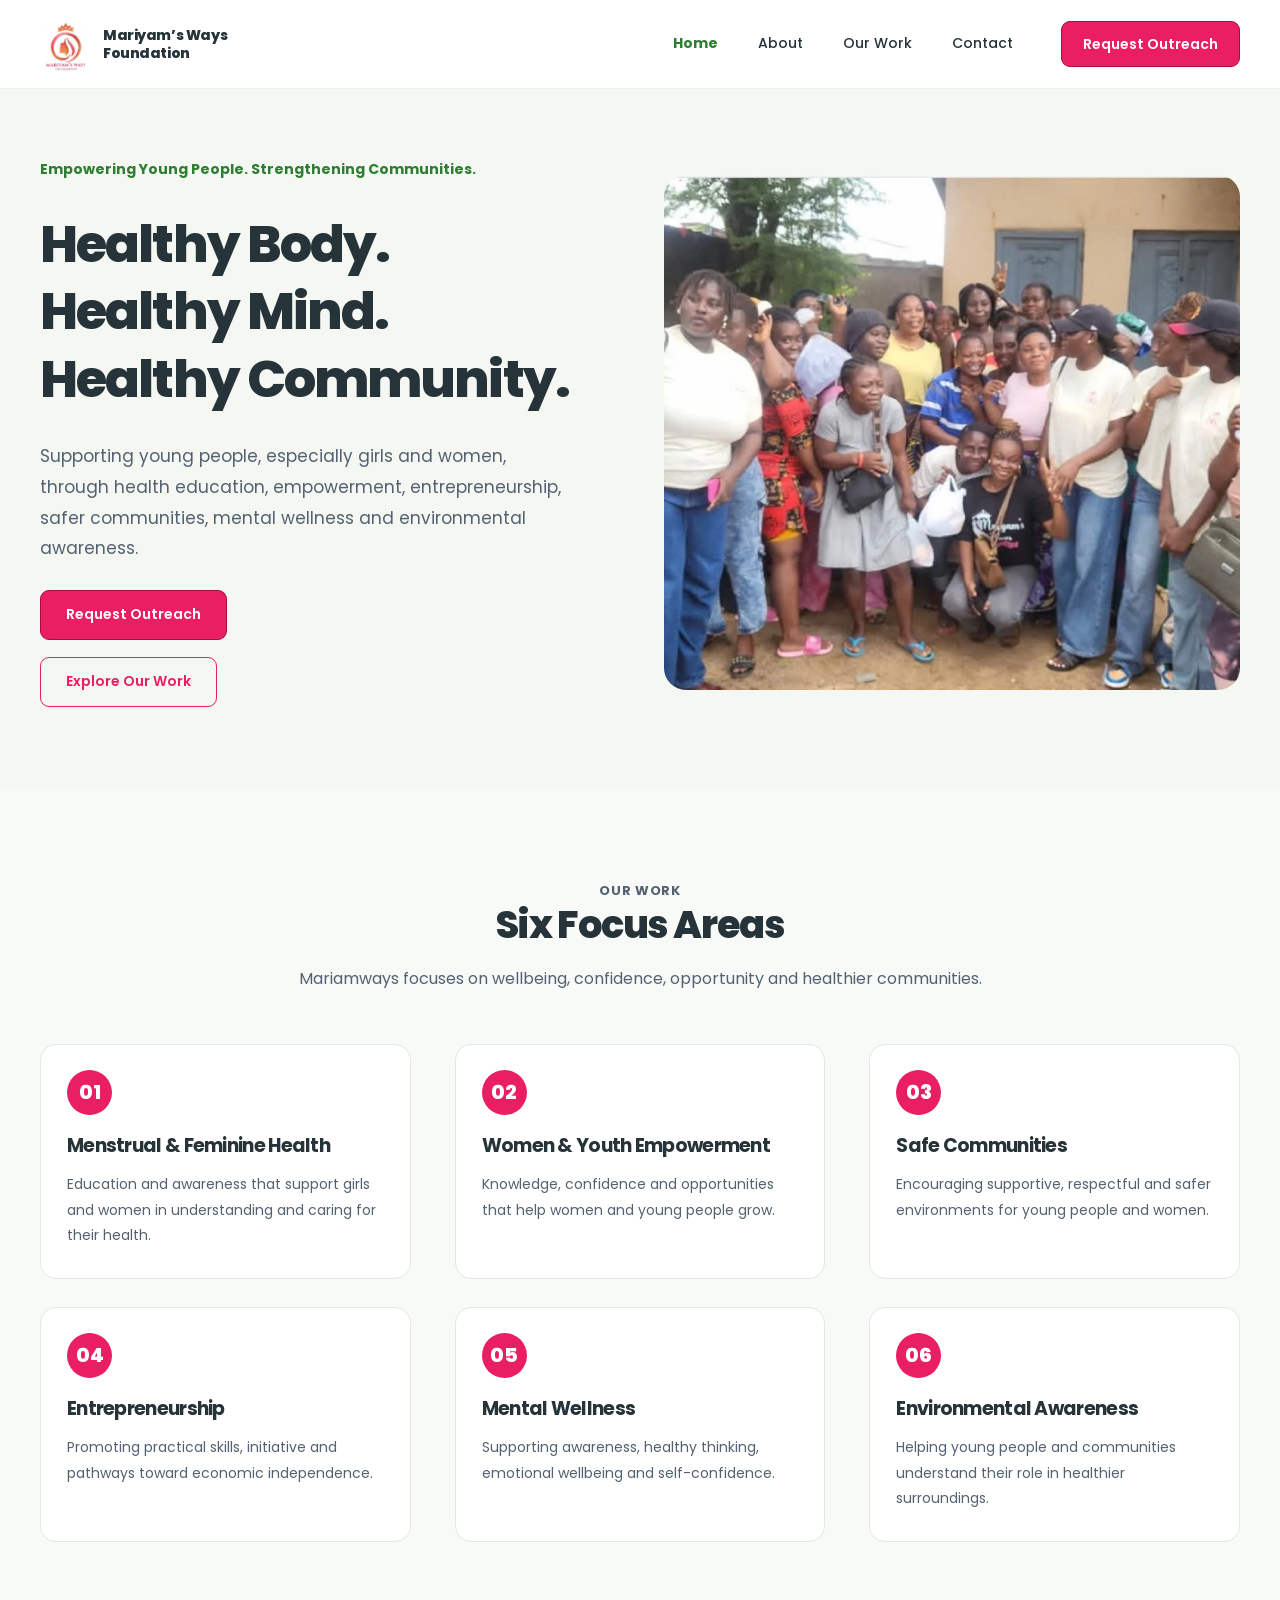
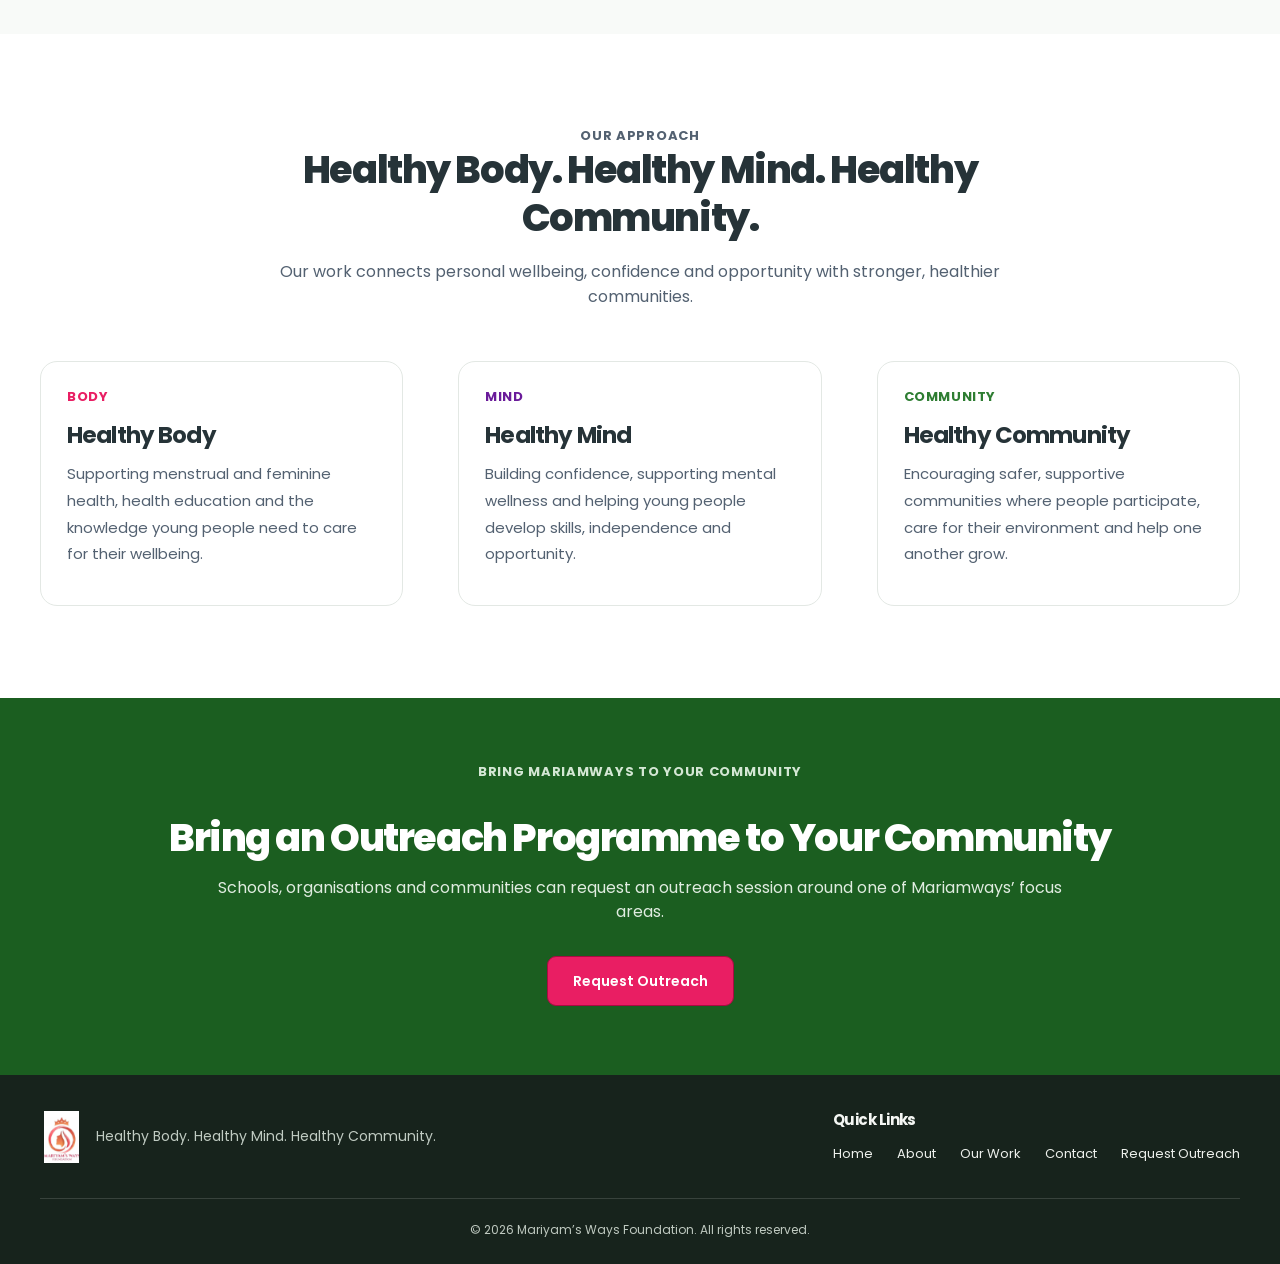
<file: index.html>
<!doctype html>
<html lang="en"><head><meta charset="utf-8"><meta name="viewport" content="width=device-width,initial-scale=1"><meta name="theme-color" content="#17231c"><meta name="description" content="Mariyam’s Ways Foundation supports vulnerable individuals, women, youth and communities in Sierra Leone through education, empowerment and outreach."><title>Home | Mariyam’s Ways Foundation</title><link rel="icon" type="image/png" href="assets/images/original-mark-small.png"><link rel="preconnect" href="https://fonts.googleapis.com"><link rel="preconnect" href="https://fonts.gstatic.com" crossorigin><link href="https://fonts.googleapis.com/css2?family=Poppins:wght@400;500;600;700;800&display=swap" rel="stylesheet"><link href="css/style.css" rel="stylesheet"><link href="css/responsive.css" rel="stylesheet"></head><body>
<a href="#main" class="skip-link">Skip to content</a>
<header class="site-header"><div class="container header-inner">
  <a class="brand" href="index.html" aria-label="Mariyam’s Ways Foundation, home"><img class="brand-mark" src="assets/images/original-mark-small.png" alt="" width="51" height="57"><span class="brand-name">Mariyam’s Ways<br>Foundation</span></a>
  <button class="menu-toggle" type="button" aria-label="Toggle navigation" aria-controls="site-nav" aria-expanded="false"><svg width="23" height="23" viewBox="0 0 24 24" fill="none" stroke="currentColor" stroke-width="2" stroke-linecap="round"><path d="M4 7h16M4 12h16M4 17h16"/></svg></button>
  <nav id="site-nav" class="site-nav" aria-label="Main navigation"><a class="nav-link" href="index.html" aria-current="page">Home</a><a class="nav-link" href="about.html">About</a><a class="nav-link" href="our-work.html">Our Work</a><a class="nav-link" href="contact.html">Contact</a><a class="btn btn-pink btn-small nav-cta" href="outreach.html">Request Outreach</a></nav>
</div></header><main id="main"><section class="hero-home"><div class="container hero-grid"><div><p class="eyebrow">Empowering Young People. Strengthening Communities.</p><h1>Healthy Body.<br>Healthy Mind.<br>Healthy Community.</h1><p class="hero-copy">Supporting young people, especially girls and women, through health education, empowerment, entrepreneurship, safer communities, mental wellness and environmental awareness.</p><div class="hero-actions"><a class="btn btn-pink" href="outreach.html">Request Outreach</a><a class="btn btn-outline" href="our-work.html">Explore Our Work</a></div></div><div class="hero-photo-wrap"><img class="hero-photo" src="assets/images/outreach-group.webp" alt="Group gathered during a Mariyam’s Ways Foundation community outreach activity" width="919" height="766" fetchpriority="high"></div></div></section>
<section class="section section-soft" id="focus-areas"><div class="container"><div class="section-header"><p class="eyebrow">OUR WORK</p><h2>Six Focus Areas</h2><p>Mariamways focuses on wellbeing, confidence, opportunity and healthier communities.</p></div><div class="card-grid"><article class="focus-card"><span class="focus-num" aria-hidden="true">01</span><h3>Menstrual & Feminine Health</h3><p>Education and awareness that support girls and women in understanding and caring for their health.</p></article><article class="focus-card"><span class="focus-num" aria-hidden="true">02</span><h3>Women & Youth Empowerment</h3><p>Knowledge, confidence and opportunities that help women and young people grow.</p></article><article class="focus-card"><span class="focus-num" aria-hidden="true">03</span><h3>Safe Communities</h3><p>Encouraging supportive, respectful and safer environments for young people and women.</p></article><article class="focus-card"><span class="focus-num" aria-hidden="true">04</span><h3>Entrepreneurship</h3><p>Promoting practical skills, initiative and pathways toward economic independence.</p></article><article class="focus-card"><span class="focus-num" aria-hidden="true">05</span><h3>Mental Wellness</h3><p>Supporting awareness, healthy thinking, emotional wellbeing and self-confidence.</p></article><article class="focus-card"><span class="focus-num" aria-hidden="true">06</span><h3>Environmental Awareness</h3><p>Helping young people and communities understand their role in healthier surroundings.</p></article></div></div></section>
<section class="section" id="our-approach"><div class="container"><div class="section-header"><p class="eyebrow">OUR APPROACH</p><h2>Healthy Body. Healthy Mind. Healthy Community.</h2><p>Our work connects personal wellbeing, confidence and opportunity with stronger, healthier communities.</p></div><div class="philosophy-grid"><article class="philosophy-card"><div class="mini-label ">BODY</div><h3>Healthy Body</h3><p>Supporting menstrual and feminine health, health education and the knowledge young people need to care for their wellbeing.</p></article><article class="philosophy-card"><div class="mini-label purple">MIND</div><h3>Healthy Mind</h3><p>Building confidence, supporting mental wellness and helping young people develop skills, independence and opportunity.</p></article><article class="philosophy-card"><div class="mini-label green">COMMUNITY</div><h3>Healthy Community</h3><p>Encouraging safer, supportive communities where people participate, care for their environment and help one another grow.</p></article></div></div></section>
<section class="cta-section"><div class="container"><p class="eyebrow">BRING MARIAMWAYS TO YOUR COMMUNITY</p><h2>Bring an Outreach Programme to Your Community</h2><p>Schools, organisations and communities can request an outreach session around one of Mariamways’ focus areas.</p><a class="btn btn-pink" href="outreach.html">Request Outreach</a></div></section></main><footer class="site-footer"><div class="container"><div class="footer-row"><div class="footer-brand"><img class="brand-mark" src="assets/images/original-mark-small.png" alt="" width="43" height="52"><p class="footer-tag">Healthy Body. Healthy Mind. Healthy Community.</p></div><div><h2 class="footer-title">Quick Links</h2><nav class="footer-links" aria-label="Footer navigation"><a href="index.html">Home</a><a href="about.html">About</a><a href="our-work.html">Our Work</a><a href="contact.html">Contact</a><a href="outreach.html">Request Outreach</a></nav></div></div><div class="footer-bottom">© <span data-current-year>2026</span> Mariyam’s Ways Foundation. All rights reserved.</div></div></footer><script src="js/main.js" defer></script></body></html>
</file>
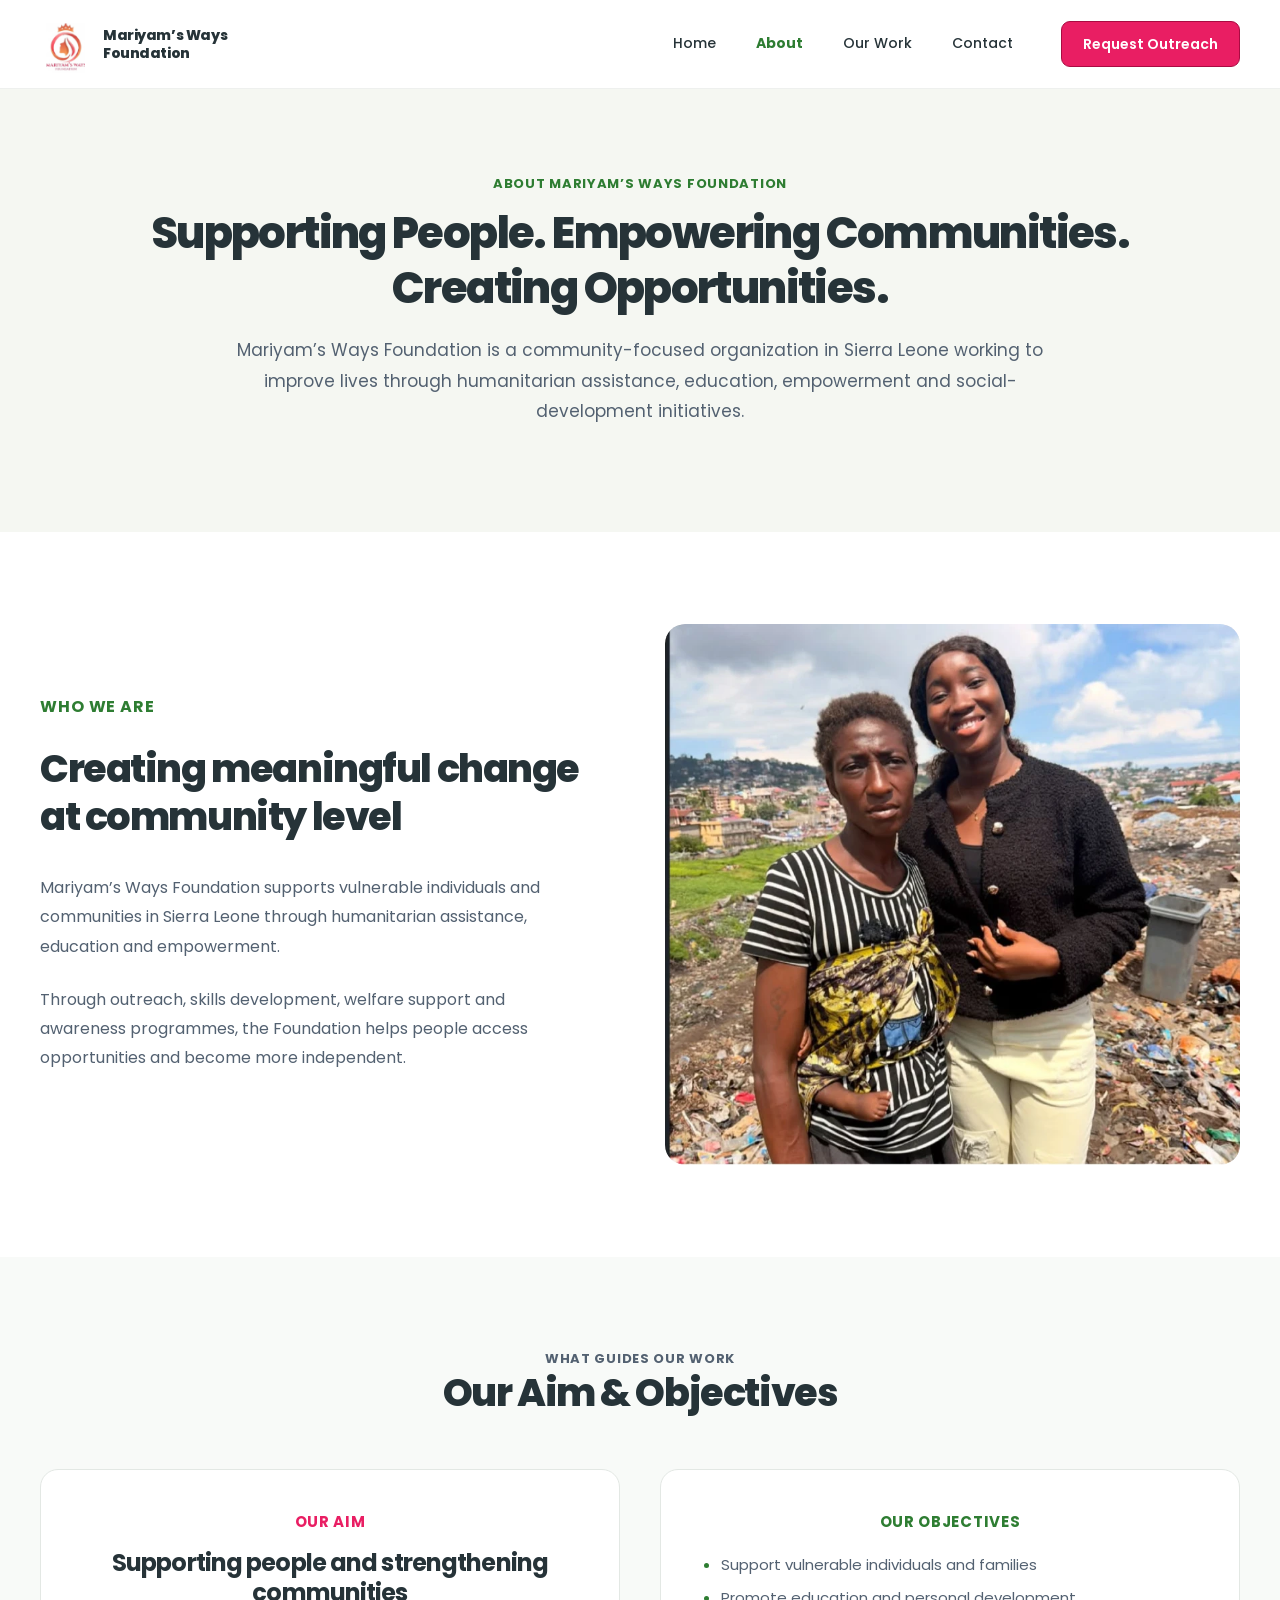
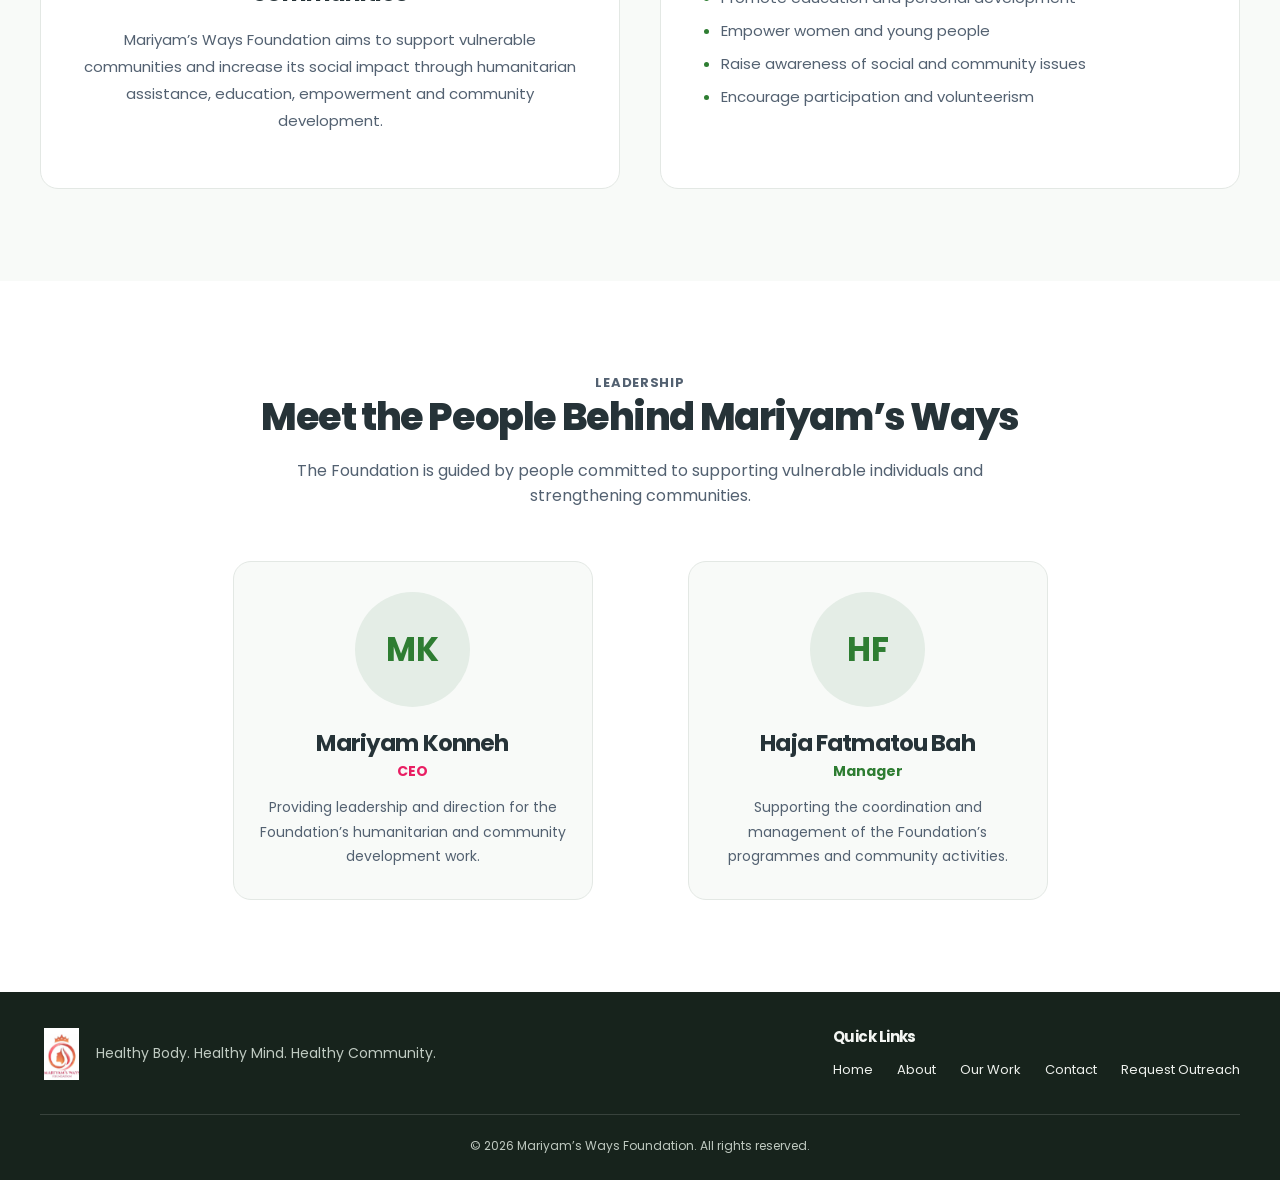
<file: about.html>
<!doctype html>
<html lang="en"><head><meta charset="utf-8"><meta name="viewport" content="width=device-width,initial-scale=1"><meta name="theme-color" content="#17231c"><meta name="description" content="Mariyam’s Ways Foundation supports vulnerable individuals, women, youth and communities in Sierra Leone through education, empowerment and outreach."><title>About | Mariyam’s Ways Foundation</title><link rel="icon" type="image/png" href="assets/images/original-mark-small.png"><link rel="preconnect" href="https://fonts.googleapis.com"><link rel="preconnect" href="https://fonts.gstatic.com" crossorigin><link href="https://fonts.googleapis.com/css2?family=Poppins:wght@400;500;600;700;800&display=swap" rel="stylesheet"><link href="css/style.css" rel="stylesheet"><link href="css/responsive.css" rel="stylesheet"></head><body>
<a href="#main" class="skip-link">Skip to content</a>
<header class="site-header"><div class="container header-inner">
  <a class="brand" href="index.html" aria-label="Mariyam’s Ways Foundation, home"><img class="brand-mark" src="assets/images/original-mark-small.png" alt="" width="51" height="57"><span class="brand-name">Mariyam’s Ways<br>Foundation</span></a>
  <button class="menu-toggle" type="button" aria-label="Toggle navigation" aria-controls="site-nav" aria-expanded="false"><svg width="23" height="23" viewBox="0 0 24 24" fill="none" stroke="currentColor" stroke-width="2" stroke-linecap="round"><path d="M4 7h16M4 12h16M4 17h16"/></svg></button>
  <nav id="site-nav" class="site-nav" aria-label="Main navigation"><a class="nav-link" href="index.html">Home</a><a class="nav-link" href="about.html" aria-current="page">About</a><a class="nav-link" href="our-work.html">Our Work</a><a class="nav-link" href="contact.html">Contact</a><a class="btn btn-pink btn-small nav-cta" href="outreach.html">Request Outreach</a></nav>
</div></header><main id="main"><section class="page-hero"><div class="container"><p class="eyebrow">ABOUT MARIYAM’S WAYS FOUNDATION</p><h1>Supporting People. Empowering Communities. Creating Opportunities.</h1><p>Mariyam’s Ways Foundation is a community-focused organization in Sierra Leone working to improve lives through humanitarian assistance, education, empowerment and social-development initiatives.</p></div></section>
<section class="section" id="our-story"><div class="container story-grid"><div class="story-copy"><p class="eyebrow">WHO WE ARE</p><h2>Creating meaningful change at community level</h2><p>Mariyam’s Ways Foundation supports vulnerable individuals and communities in Sierra Leone through humanitarian assistance, education and empowerment.</p><p>Through outreach, skills development, welfare support and awareness programmes, the Foundation helps people access opportunities and become more independent.</p></div><img class="story-img" src="assets/images/community-outreach.webp" alt="Community outreach visit in Kroo Bay, Freetown" loading="lazy" width="855" height="804"></div></section>
<section class="section section-soft" id="aim-objectives"><div class="container"><div class="section-header"><p class="eyebrow">WHAT GUIDES OUR WORK</p><h2>Our Aim &amp; Objectives</h2></div><div class="aim-grid"><article class="aim-card"><p class="mini-label">OUR AIM</p><h3>Supporting people and strengthening communities</h3><p>Mariyam’s Ways Foundation aims to support vulnerable communities and increase its social impact through humanitarian assistance, education, empowerment and community development.</p></article><article class="aim-card"><p class="mini-label green">OUR OBJECTIVES</p><ul class="objective-list"><li>Support vulnerable individuals and families</li><li>Promote education and personal development</li><li>Empower women and young people</li><li>Raise awareness of social and community issues</li><li>Encourage participation and volunteerism</li></ul></article></div></div></section>
<section class="section" id="leadership"><div class="container"><div class="section-header"><p class="eyebrow">LEADERSHIP</p><h2>Meet the People Behind Mariyam’s Ways</h2><p>The Foundation is guided by people committed to supporting vulnerable individuals and strengthening communities.</p></div><div class="leaders"><article class="leader-card"><div class="leader-avatar" aria-hidden="true">MK</div><h3>Mariyam Konneh</h3><p class="role">CEO</p><p>Providing leadership and direction for the Foundation’s humanitarian and community development work.</p></article><article class="leader-card"><div class="leader-avatar" aria-hidden="true">HF</div><h3>Haja Fatmatou Bah</h3><p class="role" style="color:var(--green)">Manager</p><p>Supporting the coordination and management of the Foundation’s programmes and community activities.</p></article></div></div></section></main><footer class="site-footer"><div class="container"><div class="footer-row"><div class="footer-brand"><img class="brand-mark" src="assets/images/original-mark-small.png" alt="" width="43" height="52"><p class="footer-tag">Healthy Body. Healthy Mind. Healthy Community.</p></div><div><h2 class="footer-title">Quick Links</h2><nav class="footer-links" aria-label="Footer navigation"><a href="index.html">Home</a><a href="about.html">About</a><a href="our-work.html">Our Work</a><a href="contact.html">Contact</a><a href="outreach.html">Request Outreach</a></nav></div></div><div class="footer-bottom">© <span data-current-year>2026</span> Mariyam’s Ways Foundation. All rights reserved.</div></div></footer><script src="js/main.js" defer></script></body></html>
</file>
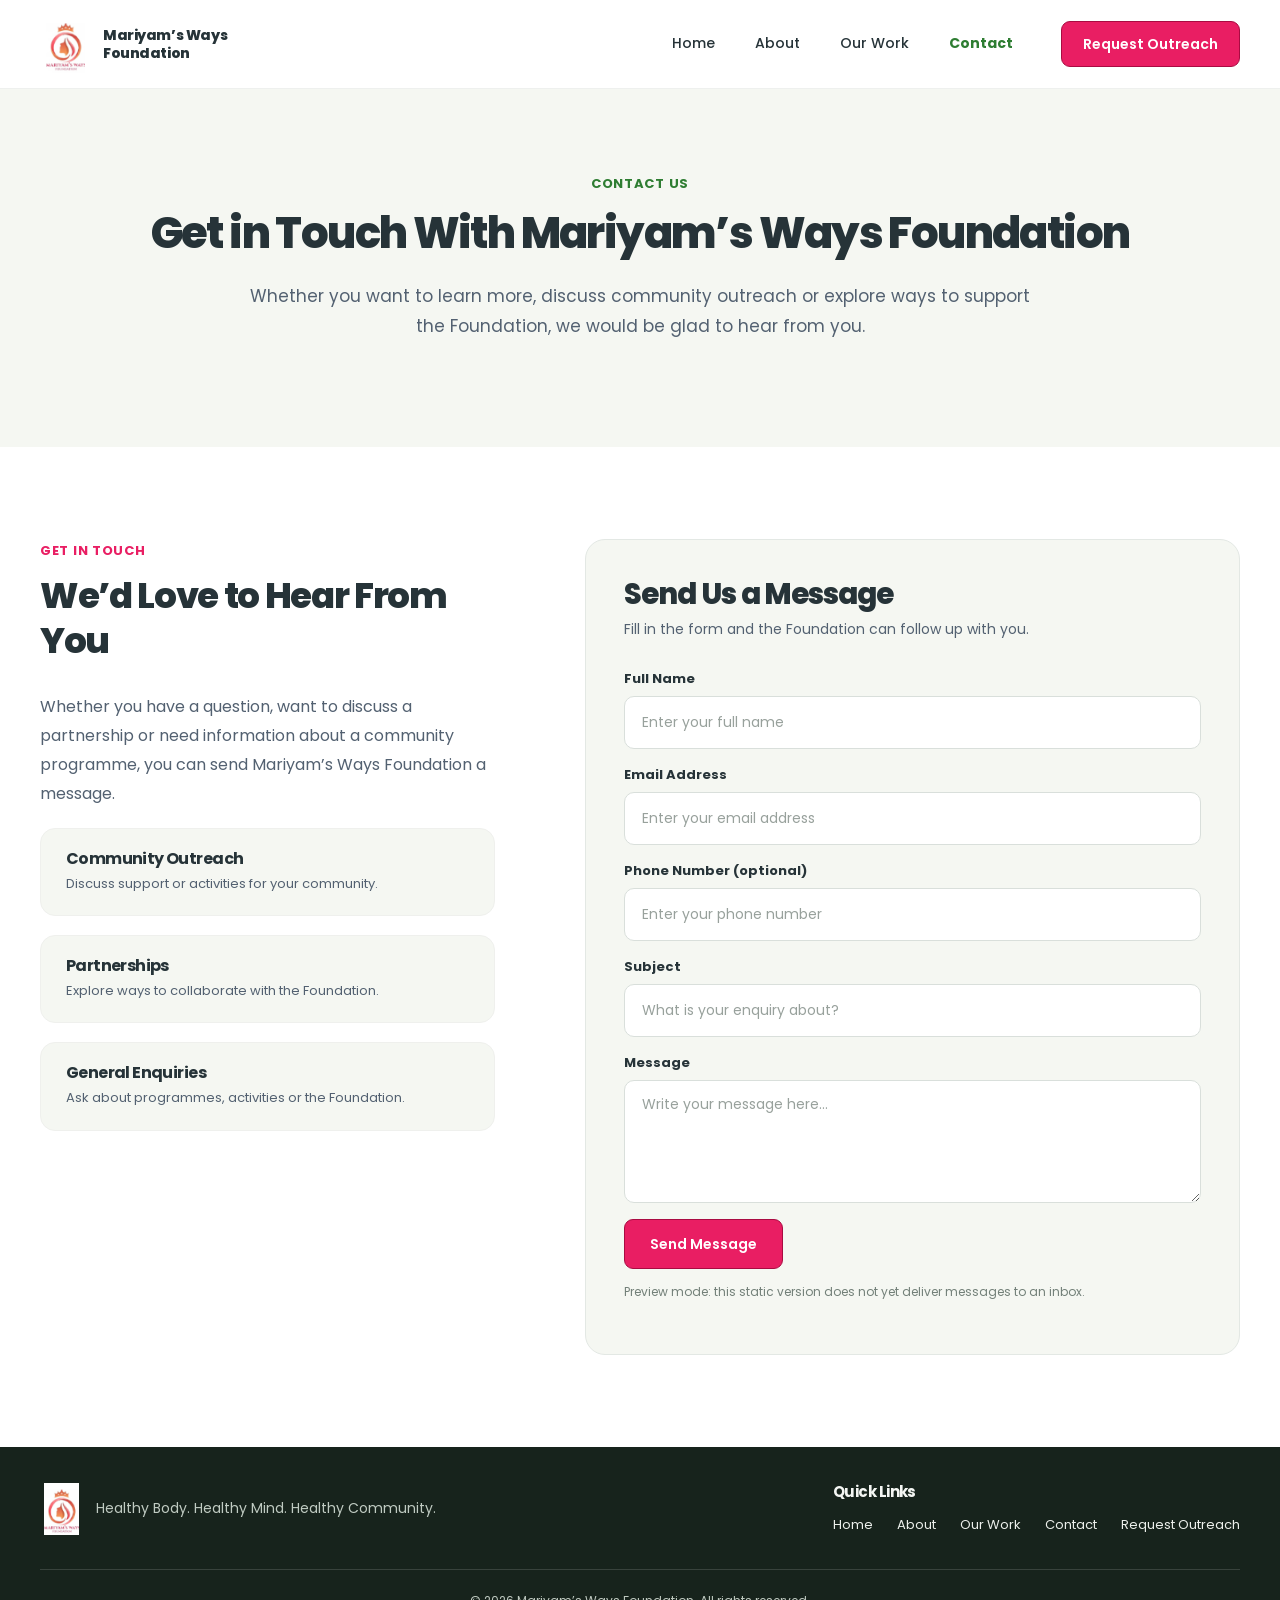
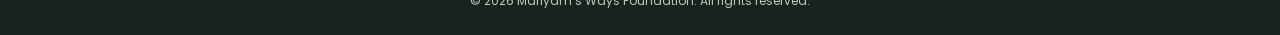
<file: contact.html>
<!doctype html>
<html lang="en"><head><meta charset="utf-8"><meta name="viewport" content="width=device-width,initial-scale=1"><meta name="theme-color" content="#17231c"><meta name="description" content="Mariyam’s Ways Foundation supports vulnerable individuals, women, youth and communities in Sierra Leone through education, empowerment and outreach."><title>Contact | Mariyam’s Ways Foundation</title><link rel="icon" type="image/png" href="assets/images/original-mark-small.png"><link rel="preconnect" href="https://fonts.googleapis.com"><link rel="preconnect" href="https://fonts.gstatic.com" crossorigin><link href="https://fonts.googleapis.com/css2?family=Poppins:wght@400;500;600;700;800&display=swap" rel="stylesheet"><link href="css/style.css" rel="stylesheet"><link href="css/responsive.css" rel="stylesheet"></head><body>
<a href="#main" class="skip-link">Skip to content</a>
<header class="site-header"><div class="container header-inner">
  <a class="brand" href="index.html" aria-label="Mariyam’s Ways Foundation, home"><img class="brand-mark" src="assets/images/original-mark-small.png" alt="" width="51" height="57"><span class="brand-name">Mariyam’s Ways<br>Foundation</span></a>
  <button class="menu-toggle" type="button" aria-label="Toggle navigation" aria-controls="site-nav" aria-expanded="false"><svg width="23" height="23" viewBox="0 0 24 24" fill="none" stroke="currentColor" stroke-width="2" stroke-linecap="round"><path d="M4 7h16M4 12h16M4 17h16"/></svg></button>
  <nav id="site-nav" class="site-nav" aria-label="Main navigation"><a class="nav-link" href="index.html">Home</a><a class="nav-link" href="about.html">About</a><a class="nav-link" href="our-work.html">Our Work</a><a class="nav-link" href="contact.html" aria-current="page">Contact</a><a class="btn btn-pink btn-small nav-cta" href="outreach.html">Request Outreach</a></nav>
</div></header><main id="main"><section class="page-hero"><div class="container"><p class="eyebrow">CONTACT US</p><h1>Get in Touch With Mariyam’s Ways Foundation</h1><p>Whether you want to learn more, discuss community outreach or explore ways to support the Foundation, we would be glad to hear from you.</p></div></section>
<section class="section"><div class="container contact-grid"><div class="contact-intro"><p class="eyebrow" style="color:var(--pink)">GET IN TOUCH</p><h2>We’d Love to Hear From You</h2><p>Whether you have a question, want to discuss a partnership or need information about a community programme, you can send Mariyam’s Ways Foundation a message.</p><article class="contact-option"><h3>Community Outreach</h3><p>Discuss support or activities for your community.</p></article><article class="contact-option"><h3>Partnerships</h3><p>Explore ways to collaborate with the Foundation.</p></article><article class="contact-option"><h3>General Enquiries</h3><p>Ask about programmes, activities or the Foundation.</p></article></div><div class="form-card"><h2>Send Us a Message</h2><p class="card-intro">Fill in the form and the Foundation can follow up with you.</p><form id="contact-form"><div class="field"><label for="contact-name">Full Name</label><input id="contact-name" class="form-control" name="full-name" placeholder="Enter your full name" autocomplete="name" required></div><div class="field"><label for="contact-email">Email Address</label><input id="contact-email" class="form-control" name="email" type="email" autocomplete="email" placeholder="Enter your email address" required></div><div class="field"><label for="contact-phone">Phone Number (optional)</label><input id="contact-phone" class="form-control" name="phone" type="tel" autocomplete="tel" placeholder="Enter your phone number"></div><div class="field"><label for="contact-subject">Subject</label><input id="contact-subject" class="form-control" name="subject" placeholder="What is your enquiry about?" required></div><div class="field"><label for="contact-message">Message</label><textarea id="contact-message" class="form-control" name="message" placeholder="Write your message here..." required></textarea></div><button class="btn btn-pink" type="submit">Send Message</button><p class="demo-disclaimer">Preview mode: this static version does not yet deliver messages to an inbox.</p><div id="contact-notice" class="form-notice" hidden aria-live="polite"></div></form></div></div></section></main><footer class="site-footer"><div class="container"><div class="footer-row"><div class="footer-brand"><img class="brand-mark" src="assets/images/original-mark-small.png" alt="" width="43" height="52"><p class="footer-tag">Healthy Body. Healthy Mind. Healthy Community.</p></div><div><h2 class="footer-title">Quick Links</h2><nav class="footer-links" aria-label="Footer navigation"><a href="index.html">Home</a><a href="about.html">About</a><a href="our-work.html">Our Work</a><a href="contact.html">Contact</a><a href="outreach.html">Request Outreach</a></nav></div></div><div class="footer-bottom">© <span data-current-year>2026</span> Mariyam’s Ways Foundation. All rights reserved.</div></div></footer><script src="js/main.js" defer></script><script src="js/contact.js" defer></script></body></html>
</file>
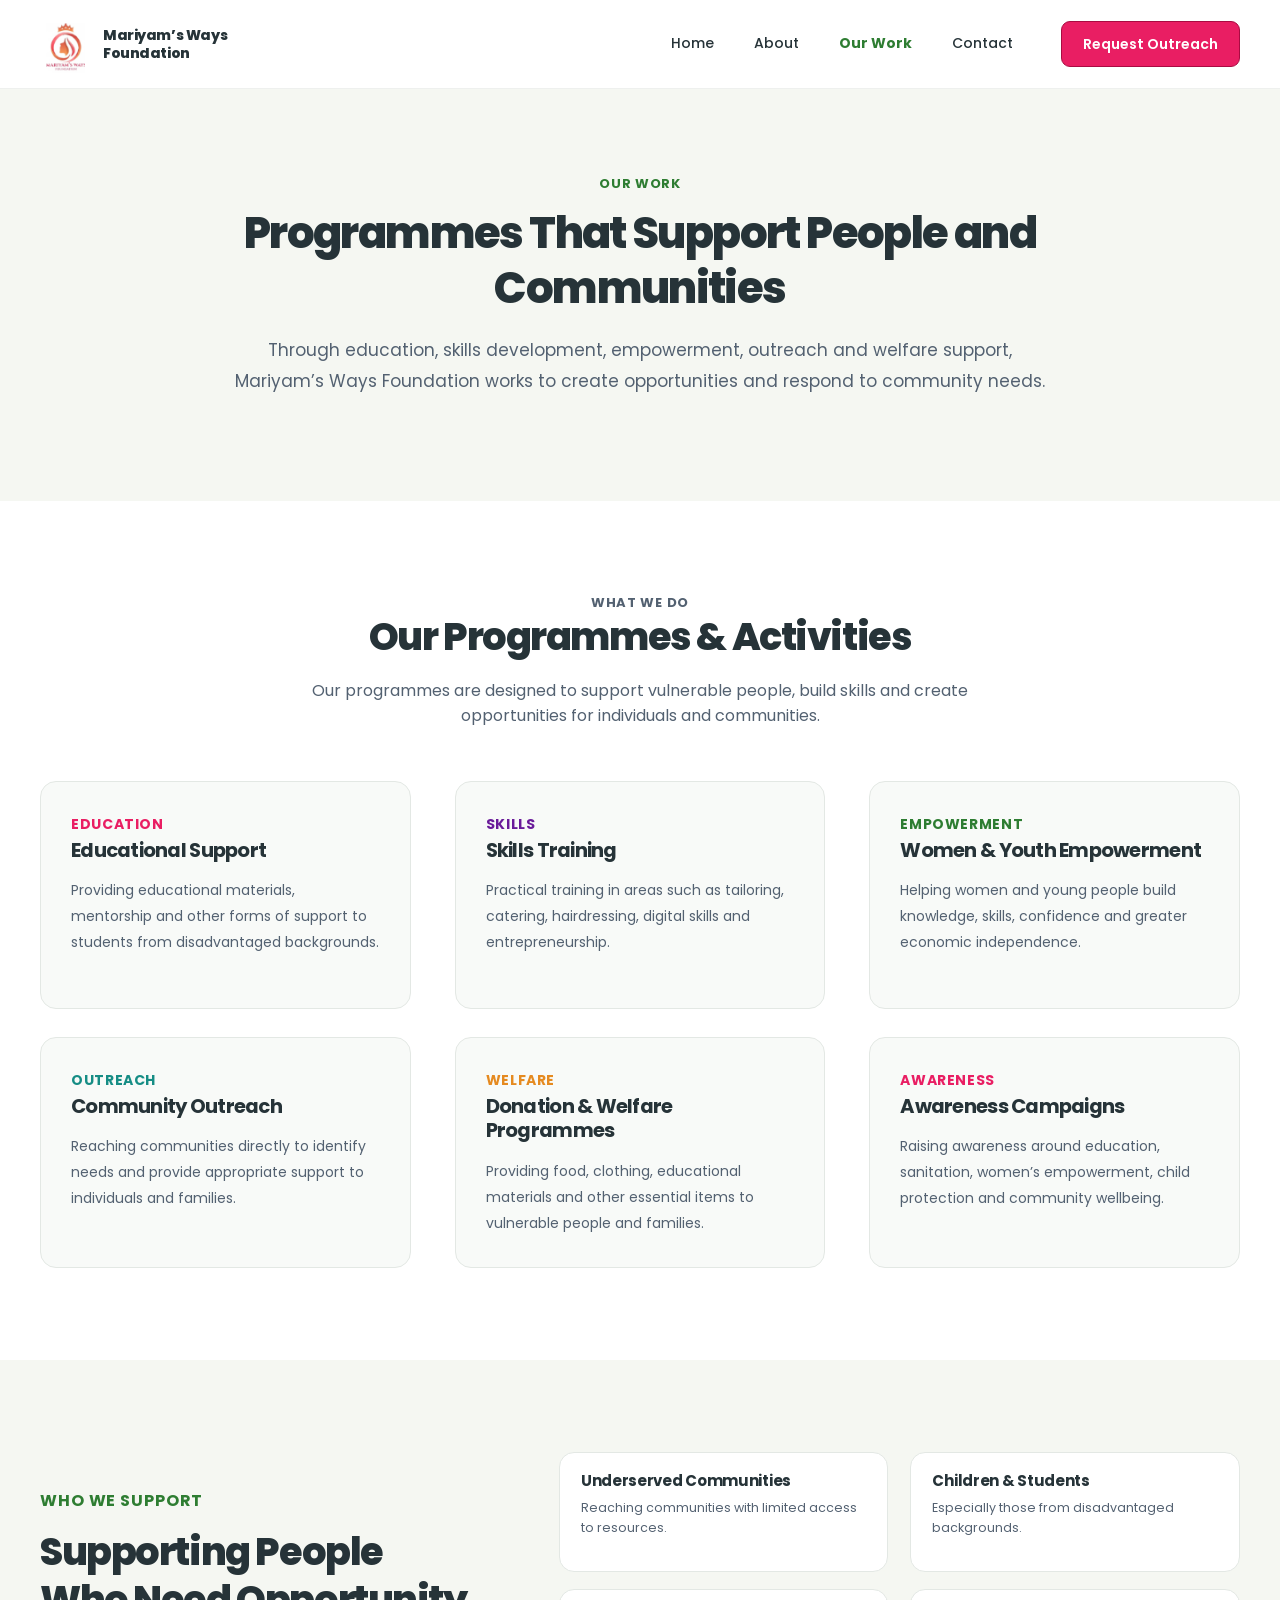
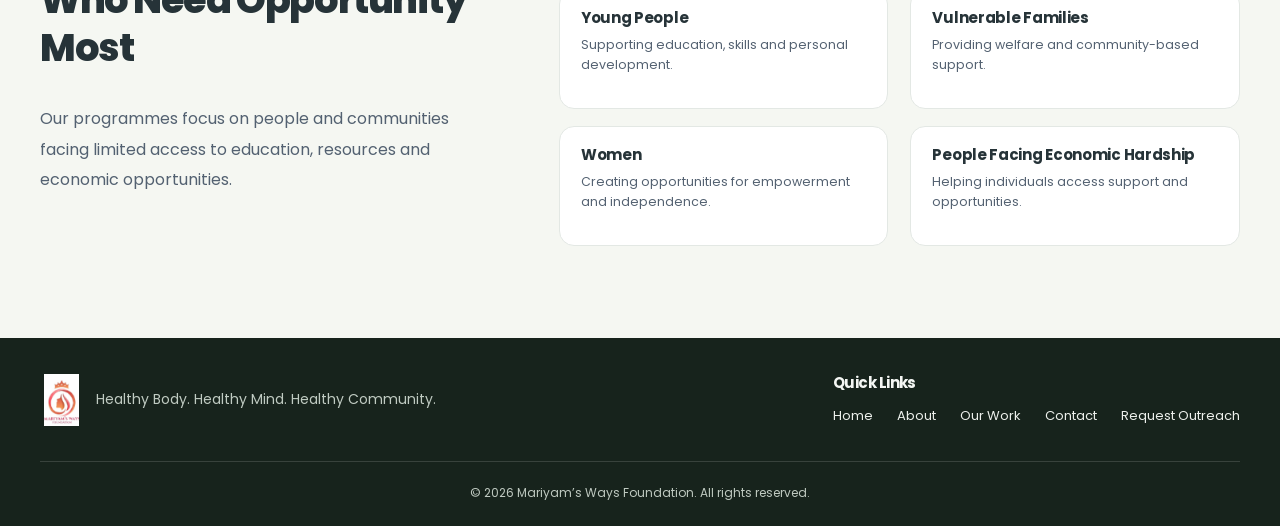
<file: our-work.html>
<!doctype html>
<html lang="en"><head><meta charset="utf-8"><meta name="viewport" content="width=device-width,initial-scale=1"><meta name="theme-color" content="#17231c"><meta name="description" content="Mariyam’s Ways Foundation supports vulnerable individuals, women, youth and communities in Sierra Leone through education, empowerment and outreach."><title>Our Work | Mariyam’s Ways Foundation</title><link rel="icon" type="image/png" href="assets/images/original-mark-small.png"><link rel="preconnect" href="https://fonts.googleapis.com"><link rel="preconnect" href="https://fonts.gstatic.com" crossorigin><link href="https://fonts.googleapis.com/css2?family=Poppins:wght@400;500;600;700;800&display=swap" rel="stylesheet"><link href="css/style.css" rel="stylesheet"><link href="css/responsive.css" rel="stylesheet"></head><body>
<a href="#main" class="skip-link">Skip to content</a>
<header class="site-header"><div class="container header-inner">
  <a class="brand" href="index.html" aria-label="Mariyam’s Ways Foundation, home"><img class="brand-mark" src="assets/images/original-mark-small.png" alt="" width="51" height="57"><span class="brand-name">Mariyam’s Ways<br>Foundation</span></a>
  <button class="menu-toggle" type="button" aria-label="Toggle navigation" aria-controls="site-nav" aria-expanded="false"><svg width="23" height="23" viewBox="0 0 24 24" fill="none" stroke="currentColor" stroke-width="2" stroke-linecap="round"><path d="M4 7h16M4 12h16M4 17h16"/></svg></button>
  <nav id="site-nav" class="site-nav" aria-label="Main navigation"><a class="nav-link" href="index.html">Home</a><a class="nav-link" href="about.html">About</a><a class="nav-link" href="our-work.html" aria-current="page">Our Work</a><a class="nav-link" href="contact.html">Contact</a><a class="btn btn-pink btn-small nav-cta" href="outreach.html">Request Outreach</a></nav>
</div></header><main id="main"><section class="page-hero"><div class="container"><p class="eyebrow">OUR WORK</p><h1>Programmes That Support People and Communities</h1><p>Through education, skills development, empowerment, outreach and welfare support, Mariyam’s Ways Foundation works to create opportunities and respond to community needs.</p></div></section>
<section class="section"><div class="container"><div class="section-header"><p class="eyebrow">WHAT WE DO</p><h2>Our Programmes &amp; Activities</h2><p>Our programmes are designed to support vulnerable people, build skills and create opportunities for individuals and communities.</p></div><div class="card-grid"><article class="programme-card"><p class="mini-label tone-pink">EDUCATION</p><h3>Educational Support</h3><p>Providing educational materials, mentorship and other forms of support to students from disadvantaged backgrounds.</p></article><article class="programme-card"><p class="mini-label tone-purple">SKILLS</p><h3>Skills Training</h3><p>Practical training in areas such as tailoring, catering, hairdressing, digital skills and entrepreneurship.</p></article><article class="programme-card"><p class="mini-label tone-green">EMPOWERMENT</p><h3>Women & Youth Empowerment</h3><p>Helping women and young people build knowledge, skills, confidence and greater economic independence.</p></article><article class="programme-card"><p class="mini-label tone-teal">OUTREACH</p><h3>Community Outreach</h3><p>Reaching communities directly to identify needs and provide appropriate support to individuals and families.</p></article><article class="programme-card"><p class="mini-label tone-orange">WELFARE</p><h3>Donation & Welfare Programmes</h3><p>Providing food, clothing, educational materials and other essential items to vulnerable people and families.</p></article><article class="programme-card"><p class="mini-label tone-pink">AWARENESS</p><h3>Awareness Campaigns</h3><p>Raising awareness around education, sanitation, women’s empowerment, child protection and community wellbeing.</p></article></div></div></section>
<section class="section section-pale"><div class="container support-layout"><div class="support-intro"><p class="eyebrow">WHO WE SUPPORT</p><h2>Supporting People Who Need Opportunity Most</h2><p>Our programmes focus on people and communities facing limited access to education, resources and economic opportunities.</p></div><div class="support-grid"><article class="support-item"><h3>Underserved Communities</h3><p>Reaching communities with limited access to resources.</p></article><article class="support-item"><h3>Children & Students</h3><p>Especially those from disadvantaged backgrounds.</p></article><article class="support-item"><h3>Young People</h3><p>Supporting education, skills and personal development.</p></article><article class="support-item"><h3>Vulnerable Families</h3><p>Providing welfare and community-based support.</p></article><article class="support-item"><h3>Women</h3><p>Creating opportunities for empowerment and independence.</p></article><article class="support-item"><h3>People Facing Economic Hardship</h3><p>Helping individuals access support and opportunities.</p></article></div></div></section></main><footer class="site-footer"><div class="container"><div class="footer-row"><div class="footer-brand"><img class="brand-mark" src="assets/images/original-mark-small.png" alt="" width="43" height="52"><p class="footer-tag">Healthy Body. Healthy Mind. Healthy Community.</p></div><div><h2 class="footer-title">Quick Links</h2><nav class="footer-links" aria-label="Footer navigation"><a href="index.html">Home</a><a href="about.html">About</a><a href="our-work.html">Our Work</a><a href="contact.html">Contact</a><a href="outreach.html">Request Outreach</a></nav></div></div><div class="footer-bottom">© <span data-current-year>2026</span> Mariyam’s Ways Foundation. All rights reserved.</div></div></footer><script src="js/main.js" defer></script></body></html>
</file>
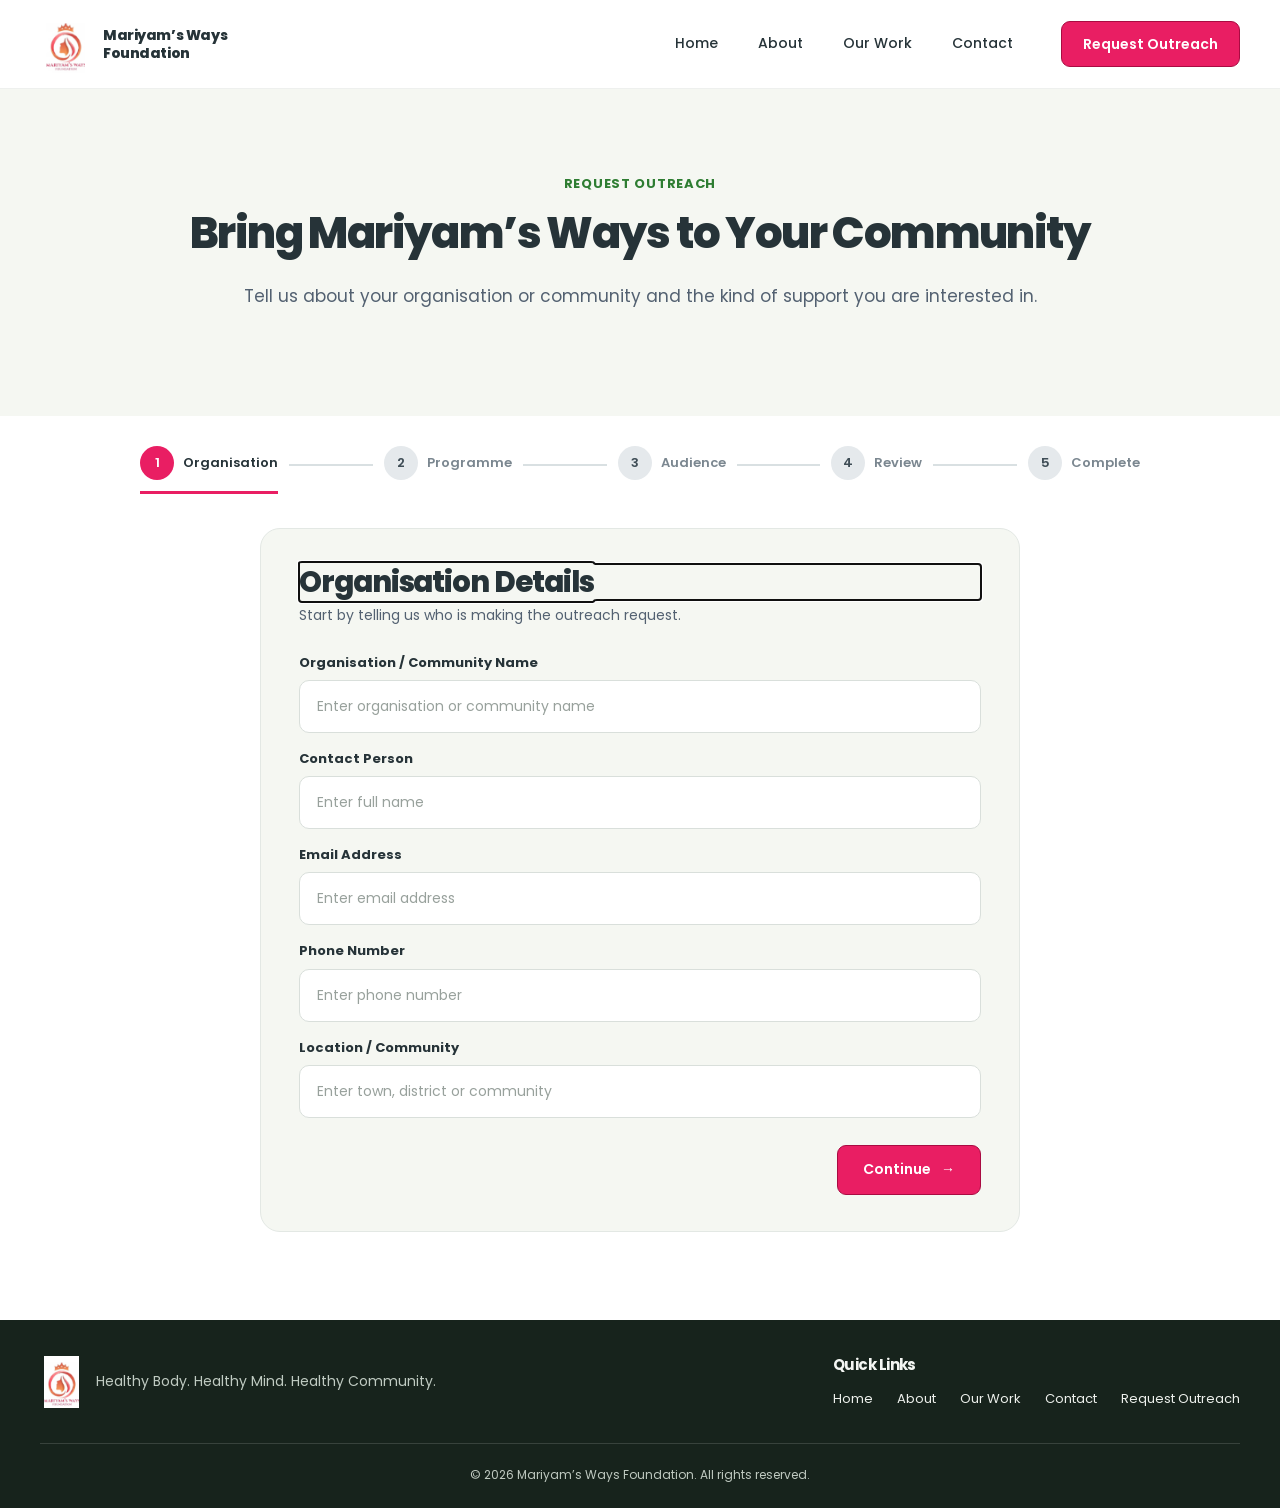
<file: outreach.html>
<!doctype html>
<html lang="en"><head><meta charset="utf-8"><meta name="viewport" content="width=device-width,initial-scale=1"><meta name="theme-color" content="#17231c"><meta name="description" content="Mariyam’s Ways Foundation supports vulnerable individuals, women, youth and communities in Sierra Leone through education, empowerment and outreach."><title>Request Outreach | Mariyam’s Ways Foundation</title><link rel="icon" type="image/png" href="assets/images/original-mark-small.png"><link rel="preconnect" href="https://fonts.googleapis.com"><link rel="preconnect" href="https://fonts.gstatic.com" crossorigin><link href="https://fonts.googleapis.com/css2?family=Poppins:wght@400;500;600;700;800&display=swap" rel="stylesheet"><link href="css/style.css" rel="stylesheet"><link href="css/responsive.css" rel="stylesheet"></head><body>
<a href="#main" class="skip-link">Skip to content</a>
<header class="site-header"><div class="container header-inner">
  <a class="brand" href="index.html" aria-label="Mariyam’s Ways Foundation, home"><img class="brand-mark" src="assets/images/original-mark-small.png" alt="" width="51" height="57"><span class="brand-name">Mariyam’s Ways<br>Foundation</span></a>
  <button class="menu-toggle" type="button" aria-label="Toggle navigation" aria-controls="site-nav" aria-expanded="false"><svg width="23" height="23" viewBox="0 0 24 24" fill="none" stroke="currentColor" stroke-width="2" stroke-linecap="round"><path d="M4 7h16M4 12h16M4 17h16"/></svg></button>
  <nav id="site-nav" class="site-nav" aria-label="Main navigation"><a class="nav-link" href="index.html">Home</a><a class="nav-link" href="about.html">About</a><a class="nav-link" href="our-work.html">Our Work</a><a class="nav-link" href="contact.html">Contact</a><a class="btn btn-pink btn-small nav-cta" href="outreach.html" aria-current="page">Request Outreach</a></nav>
</div></header><main id="main"><section class="page-hero"><div class="container"><p class="eyebrow">REQUEST OUTREACH</p><h1>Bring Mariyam’s Ways to Your Community</h1><p>Tell us about your organisation or community and the kind of support you are interested in.</p></div></section>
<section class="outreach-main"><div class="container"><p class="sr-only" id="wizard-step-status" aria-live="polite">Step 1 of 5: Organisation</p><div class="progress" aria-label="Outreach request progress"><div class="progress-step is-active"><span class="step-number">1</span><span>Organisation</span></div><span class="progress-line" aria-hidden="true"></span><div class="progress-step"><span class="step-number">2</span><span>Programme</span></div><span class="progress-line" aria-hidden="true"></span><div class="progress-step"><span class="step-number">3</span><span>Audience</span></div><span class="progress-line" aria-hidden="true"></span><div class="progress-step"><span class="step-number">4</span><span>Review</span></div><span class="progress-line" aria-hidden="true"></span><div class="progress-step"><span class="step-number">5</span><span>Complete</span></div></div><div id="outreach-wizard" class="wizard-card">
<section class="wizard-step" data-wizard-step="0"><h2>Organisation Details</h2><p class="card-intro">Start by telling us who is making the outreach request.</p><div id="organisation-fields"><div class="field"><label for="wiz-organisation">Organisation / Community Name</label><input id="wiz-organisation" class="form-control" type="text" name="organisation" placeholder="Enter organisation or community name" required></div><div class="field"><label for="wiz-person">Contact Person</label><input id="wiz-person" class="form-control" type="text" name="person" placeholder="Enter full name" autocomplete="name" required></div><div class="field"><label for="wiz-email">Email Address</label><input id="wiz-email" class="form-control" type="email" name="email" placeholder="Enter email address" autocomplete="email" required></div><div class="field"><label for="wiz-phone">Phone Number</label><input id="wiz-phone" class="form-control" type="tel" name="phone" placeholder="Enter phone number" autocomplete="tel" required></div><div class="field"><label for="wiz-location">Location / Community</label><input id="wiz-location" class="form-control" type="text" name="location" placeholder="Enter town, district or community" required></div></div><div class="form-status" aria-live="polite"></div><div class="wizard-buttons"><button type="button" class="btn btn-pink" data-next>Continue <span aria-hidden="true">→</span></button></div></section>
<section class="wizard-step" data-wizard-step="1" hidden><h2>Choose a Programme</h2><p class="card-intro">Select the type of programme or support you are requesting.</p><div class="choice-list"><label class="choice"><input type="radio" name="programme" value="Educational Support"><span class="choice-icon " aria-hidden="true"><svg viewBox="0 0 24 24" fill="none" stroke="currentColor" stroke-width="2" stroke-linejoin="round"><path d="M12 6c-3-2-6-2-9-1v14c3-1 6-1 9 1 3-2 6-2 9-1V5c-3-1-6-1-9 1zM12 6v14"/></svg></span><span><strong>Educational Support</strong></span></label><label class="choice"><input type="radio" name="programme" value="Skills Training"><span class="choice-icon green" aria-hidden="true"><svg viewBox="0 0 24 24" fill="none" stroke="currentColor" stroke-width="2"><path d="M4 20V14h4v6M10 20V9h4v11M16 20V5h4v15M3 20h18"/></svg></span><span><strong>Skills Training</strong></span></label><label class="choice"><input type="radio" name="programme" value="Women & Youth Empowerment"><span class="choice-icon purple" aria-hidden="true"><svg viewBox="0 0 24 24" fill="none" stroke="currentColor" stroke-width="2" stroke-linecap="round"><circle cx="9" cy="8" r="3"/><path d="M3 20v-2a6 6 0 0 1 12 0v2M17 6a3 3 0 0 1 0 6M17 15a5 5 0 0 1 4 5"/></svg></span><span><strong>Women & Youth Empowerment</strong></span></label><label class="choice"><input type="radio" name="programme" value="Community Outreach"><span class="choice-icon teal" aria-hidden="true"><svg viewBox="0 0 24 24" fill="none" stroke="currentColor" stroke-width="2" stroke-linecap="round"><circle cx="9" cy="8" r="3"/><path d="M3 20v-2a6 6 0 0 1 12 0v2M17 6a3 3 0 0 1 0 6M17 15a5 5 0 0 1 4 5"/></svg></span><span><strong>Community Outreach</strong></span></label><label class="choice"><input type="radio" name="programme" value="Donation & Welfare Support"><span class="choice-icon orange" aria-hidden="true"><svg viewBox="0 0 24 24" fill="none" stroke="currentColor" stroke-width="2"><path d="M20.8 8.5c0 4-8.8 10-8.8 10s-8.8-6-8.8-10a5 5 0 0 1 8.8-3 5 5 0 0 1 8.8 3z"/></svg></span><span><strong>Donation & Welfare Support</strong></span></label><label class="choice"><input type="radio" name="programme" value="Awareness Campaign"><span class="choice-icon green" aria-hidden="true"><svg viewBox="0 0 24 24" fill="none" stroke="currentColor" stroke-width="2"><path d="M3 11h4l10-6v14L7 13H3zM7 13l2 7h3"/></svg></span><span><strong>Awareness Campaign</strong></span></label></div><div class="form-status" aria-live="polite"></div><div class="wizard-buttons"><button type="button" class="btn btn-light" data-back>Back</button><button type="button" class="btn btn-pink" data-next>Continue <span aria-hidden="true">→</span></button></div></section>
<section class="wizard-step" data-wizard-step="2" hidden><h2>Who Is the Programme For?</h2><p class="card-intro">Select one or more groups that will benefit from the outreach programme.</p><div class="choice-list"><label class="choice"><input type="checkbox" name="audience" value="Children & Students"><span class="choice-icon " aria-hidden="true"><svg viewBox="0 0 24 24" fill="none" stroke="currentColor" stroke-width="2" stroke-linecap="round"><circle cx="9" cy="8" r="3"/><path d="M3 20v-2a6 6 0 0 1 12 0v2M17 6a3 3 0 0 1 0 6M17 15a5 5 0 0 1 4 5"/></svg></span><span><strong>Children & Students</strong><small>Students and children from disadvantaged backgrounds.</small></span></label><label class="choice"><input type="checkbox" name="audience" value="Young People"><span class="choice-icon green" aria-hidden="true"><svg viewBox="0 0 24 24" fill="none" stroke="currentColor" stroke-width="2" stroke-linecap="round"><circle cx="9" cy="8" r="3"/><path d="M3 20v-2a6 6 0 0 1 12 0v2M17 6a3 3 0 0 1 0 6M17 15a5 5 0 0 1 4 5"/></svg></span><span><strong>Young People</strong><small>Young people seeking education, skills and opportunities.</small></span></label><label class="choice"><input type="checkbox" name="audience" value="Women"><span class="choice-icon purple" aria-hidden="true"><svg viewBox="0 0 24 24" fill="none" stroke="currentColor" stroke-width="2" stroke-linecap="round"><circle cx="9" cy="8" r="3"/><path d="M3 20v-2a6 6 0 0 1 12 0v2M17 6a3 3 0 0 1 0 6M17 15a5 5 0 0 1 4 5"/></svg></span><span><strong>Women</strong><small>Women seeking empowerment, skills and greater independence.</small></span></label><label class="choice"><input type="checkbox" name="audience" value="Vulnerable Families"><span class="choice-icon teal" aria-hidden="true"><svg viewBox="0 0 24 24" fill="none" stroke="currentColor" stroke-width="2" stroke-linecap="round"><circle cx="9" cy="8" r="3"/><path d="M3 20v-2a6 6 0 0 1 12 0v2M17 6a3 3 0 0 1 0 6M17 15a5 5 0 0 1 4 5"/></svg></span><span><strong>Vulnerable Families</strong><small>Families facing social or economic difficulties.</small></span></label><label class="choice"><input type="checkbox" name="audience" value="People Facing Economic Hardship"><span class="choice-icon orange" aria-hidden="true"><svg viewBox="0 0 24 24" fill="none" stroke="currentColor" stroke-width="2" stroke-linecap="round"><circle cx="9" cy="8" r="3"/><path d="M3 20v-2a6 6 0 0 1 12 0v2M17 6a3 3 0 0 1 0 6M17 15a5 5 0 0 1 4 5"/></svg></span><span><strong>People Facing Economic Hardship</strong><small>Individuals with limited access to resources and opportunities.</small></span></label><label class="choice"><input type="checkbox" name="audience" value="Underserved Communities"><span class="choice-icon green" aria-hidden="true"><svg viewBox="0 0 24 24" fill="none" stroke="currentColor" stroke-width="2" stroke-linecap="round"><circle cx="9" cy="8" r="3"/><path d="M3 20v-2a6 6 0 0 1 12 0v2M17 6a3 3 0 0 1 0 6M17 15a5 5 0 0 1 4 5"/></svg></span><span><strong>Underserved Communities</strong><small>Communities with limited access to support and services.</small></span></label></div><div class="form-status" aria-live="polite"></div><div class="wizard-buttons"><button type="button" class="btn btn-light" data-back>Back</button><button type="button" class="btn btn-pink" data-next>Continue <span aria-hidden="true">→</span></button></div></section>
<section class="wizard-step" data-wizard-step="3" hidden><h2>Review Your Request</h2><p class="card-intro">Please check the details below before completing your outreach request.</p><section class="review-box"><h3>ORGANISATION DETAILS</h3><dl><div class="review-row"><dt>Organisation / Community</dt><dd data-review="organisation">—</dd></div><div class="review-row"><dt>Contact Person</dt><dd data-review="person">—</dd></div><div class="review-row"><dt>Email</dt><dd data-review="email">—</dd></div><div class="review-row"><dt>Phone</dt><dd data-review="phone">—</dd></div><div class="review-row"><dt>Location</dt><dd data-review="location">—</dd></div></dl></section><section class="review-box"><h3>PROGRAMME</h3><dl><div class="review-row"><dt>Selected Programme</dt><dd data-review="programme">—</dd></div></dl></section><section class="review-box"><h3>AUDIENCE</h3><div class="tag-list" id="review-audiences"></div></section><p class="demo-disclaimer">This is a website demonstration. Completing the form will not transmit your request to the Foundation.</p><div class="wizard-buttons"><button type="button" class="btn btn-light" data-back>Back</button><button type="button" class="btn btn-pink" data-submit>Complete Preview <span aria-hidden="true">→</span></button></div></section>
<section class="wizard-step" data-wizard-step="4" hidden><div class="success-box"><div class="success-icon" aria-hidden="true">✓</div><h2>Request Preview Complete</h2><p>You’ve finished the outreach request demonstration for Mariyam’s Ways Foundation. Your details were reviewed on this device, but <strong>nothing was sent</strong> to the Foundation.</p><div class="next-box"><h3>What happens next?</h3><p>Once the website is connected to a secure submission service, the Foundation will be able to receive, review and follow up on outreach requests.</p></div><a class="btn btn-pink" href="index.html">Return to Home <span aria-hidden="true">⌂</span></a></div></section>
</div></div></section></main><footer class="site-footer"><div class="container"><div class="footer-row"><div class="footer-brand"><img class="brand-mark" src="assets/images/original-mark-small.png" alt="" width="43" height="52"><p class="footer-tag">Healthy Body. Healthy Mind. Healthy Community.</p></div><div><h2 class="footer-title">Quick Links</h2><nav class="footer-links" aria-label="Footer navigation"><a href="index.html">Home</a><a href="about.html">About</a><a href="our-work.html">Our Work</a><a href="contact.html">Contact</a><a href="outreach.html">Request Outreach</a></nav></div></div><div class="footer-bottom">© <span data-current-year>2026</span> Mariyam’s Ways Foundation. All rights reserved.</div></div></footer><script src="js/main.js" defer></script><script src="js/outreach.js" defer></script></body></html>
</file>
<file: css/style.css>
/* Mariyam's Ways Foundation – responsive, framework-free website */
:root{--pink:#e91e63;--pink-hover:#cf1455;--pink-soft:#fff0f6;--green:#2e7d32;--green-dark:#1b5e20;--ink:#263338;--body:#536171;--muted:#6a7783;--pale:#f5f7f2;--wash:#f8faf8;--line:#e3e8e4;--footer:#17231c;--white:#fff;--font:'Poppins','Avenir Next',Avenir,'Segoe UI',Arial,sans-serif;--shadow:0 12px 36px rgba(22,42,33,.05)}
*,*::before,*::after{box-sizing:border-box}
html{scroll-behavior:smooth}
body{margin:0;color:var(--ink);font-family:var(--font);font-size:16px;line-height:1.55;-webkit-font-smoothing:antialiased;background:#fff}
a{color:inherit;text-decoration:none}button,input,select,textarea{font:inherit}button{cursor:pointer}img{display:block;max-width:100%}
.container{width:min(1280px,calc(100% - 80px));margin-inline:auto}
.skip-link{position:absolute;z-index:110;top:-100px;left:12px;padding:12px 16px;background:#fff;border:2px solid var(--pink)}.skip-link:focus{top:12px}
.site-header{position:sticky;z-index:100;top:0;background:rgba(255,255,255,.97);border-bottom:1px solid #eef0ee;backdrop-filter:blur(16px)}
.header-inner{min-height:88px;display:flex;align-items:center;gap:30px;justify-content:space-between}
.brand{display:inline-flex;align-items:center;gap:12px;flex-shrink:0;min-width:0}
.brand-mark{width:51px;height:57px;object-fit:contain}
.brand-name{font-size:14px;font-weight:750;letter-spacing:-.03em;line-height:1.3;max-width:165px;color:var(--ink)}
.site-nav{display:flex;align-items:center;gap:40px;margin-left:auto}
.nav-link{font-size:14px;font-weight:500;white-space:nowrap;transition:color .18s ease}
.nav-link:hover,.nav-link[aria-current="page"]{color:var(--green)}
.nav-link[aria-current="page"]{font-weight:700}
.nav-cta{margin-left:8px}
.btn{display:inline-flex;align-items:center;justify-content:center;gap:10px;min-height:50px;border:1px solid transparent;border-radius:9px;padding:12px 25px;font-size:14px;font-weight:600;line-height:1.35;transition:background .2s,transform .2s,border .2s;white-space:nowrap}
.btn:hover{transform:translateY(-2px)}.btn:active{transform:translateY(0)}.btn-pink{background:var(--pink);color:#fff;border-color:#a90b42}.btn-pink:hover{background:var(--pink-hover)}.btn-outline{color:var(--pink);border-color:var(--pink);background:transparent}.btn-outline:hover{background:var(--pink-soft)}.btn-light{background:#fff;border-color:#d7deda;color:var(--ink)}.btn-light:hover{background:var(--wash)}.btn-small{min-height:46px;padding:11px 21px}
.menu-toggle{display:none;align-items:center;justify-content:center;width:44px;height:44px;border:1px solid var(--line);background:#fff;border-radius:10px;color:var(--ink)}
.eyebrow{font-size:13px;letter-spacing:.055em;font-weight:700;color:var(--green);text-transform:uppercase;margin:0 0 12px}
h1,h2,h3,h4,p{margin-top:0}h1,h2,h3{letter-spacing:-.037em;line-height:1.25}h1{font-size:clamp(2.6rem,4vw,3.6rem);font-weight:750}h2{font-size:clamp(2rem,3vw,2.55rem);font-weight:720}h3{font-size:1.23rem;font-weight:700}p{color:var(--body)}
.text-center{text-align:center}.section{padding:92px 0}.section-soft{background:var(--wash)}.section-pale{background:var(--pale)}.section-header{text-align:center;margin:0 auto 52px;max-width:850px}.section-header h2{margin-bottom:18px}.section-header p{max-width:720px;margin:0 auto;color:var(--body)}
.page-hero{padding:85px 0 105px;background:var(--pale);text-align:center}.page-hero .container{max-width:1040px}.page-hero h1{font-size:clamp(2.3rem,3.4vw,3.1rem);margin-bottom:20px}.page-hero p:not(.eyebrow){max-width:810px;margin:0 auto;font-size:17px;line-height:1.8}
.hero-home{background:var(--pale);padding:70px 0 82px}.hero-grid{display:grid;grid-template-columns:minmax(0,.98fr) minmax(0,1.05fr);align-items:center;gap:86px}.hero-home .eyebrow{font-size:14px;letter-spacing:0;text-transform:none;margin-bottom:30px}.hero-home h1{font-size:clamp(2.8rem,4vw,3.72rem);line-height:1.32;margin-bottom:28px}.hero-home .hero-copy{font-size:17px;line-height:1.8;max-width:540px;margin-bottom:26px}.hero-actions{display:flex;align-items:flex-start;flex-direction:column;gap:17px}.hero-photo-wrap{align-self:center;min-height:435px;height:100%;max-height:515px;overflow:hidden;border-radius:22px}.hero-photo{width:100%;height:100%;object-fit:cover;object-position:center}
.card-grid{display:grid;grid-template-columns:repeat(3,minmax(0,1fr));gap:28px 44px}.focus-card{min-height:235px;border:1px solid var(--line);border-radius:16px;background:#fff;padding:25px 26px}.focus-num{display:grid;place-items:center;width:45px;height:45px;border-radius:50%;background:var(--pink);color:#fff;font-size:20px;font-weight:750;margin-bottom:18px}.focus-card h3{font-size:19px;line-height:1.4;margin-bottom:13px}.focus-card p{font-size:14px;line-height:1.8;margin:0}
.philosophy-grid{display:grid;grid-template-columns:repeat(3,minmax(0,1fr));gap:55px}.philosophy-card{min-height:245px;border:1px solid var(--line);border-radius:17px;padding:25px 26px}.mini-label{font-size:13px;font-weight:700;letter-spacing:.045em;text-transform:uppercase;color:var(--pink);margin-bottom:13px}.mini-label.purple{color:#6a1b9a}.mini-label.green{color:var(--green)}.philosophy-card h3{font-size:23px;margin-bottom:12px}.philosophy-card p{font-size:15px;line-height:1.78;margin:0}
.cta-section{padding:64px 0 69px;background:var(--green-dark);text-align:center}.cta-section .eyebrow{color:#d4e7d4}.cta-section h2{color:white;margin-bottom:14px;font-size:clamp(2rem,3vw,2.65rem)}.cta-section p{color:#e0ece0;max-width:880px;margin:0 auto 31px}
.site-footer{background:var(--footer);color:#f4f6f3;padding:36px 0 24px}.footer-row{display:flex;align-items:flex-start;justify-content:space-between;gap:38px}.footer-brand{display:flex;align-items:center;gap:13px}.footer-brand .brand-mark{width:43px;height:52px}.footer-tag{color:#c0cbc2;font-size:14px;margin:0}.footer-title{font-weight:700;font-size:15px;margin:0 0 14px}.footer-links{display:flex;align-items:center;gap:24px;flex-wrap:wrap}.footer-links a{font-size:13px;color:#edf0ec}.footer-links a:hover{color:#ff7cad}.footer-bottom{border-top:1px solid rgba(255,255,255,.14);margin-top:34px;padding-top:22px;font-size:12px;color:#bfc9c0;text-align:center}
/* About */
.story-grid{display:grid;grid-template-columns:minmax(0,.95fr) minmax(0,1fr);align-items:center;gap:78px}.story-copy h2{max-width:570px}.story-copy p{font-size:16px;line-height:1.83;margin-bottom:24px}.story-img{width:100%;min-height:450px;max-height:550px;height:100%;object-fit:cover;object-position:center 32%;border-radius:20px;background:var(--wash)}
.aim-grid{display:grid;grid-template-columns:1fr 1fr;gap:40px}.aim-card{background:#fff;border:1px solid var(--line);border-radius:18px;padding:38px 40px;min-height:320px}.aim-card .mini-label{text-align:center}.aim-card h3{text-align:center;font-size:24px;margin-bottom:18px}.aim-card p{text-align:center;font-size:15px;line-height:1.8}.objective-list{margin:0;padding-left:20px;color:var(--body);font-size:15px;line-height:2.2}.objective-list li::marker{color:var(--green)}
.leaders{display:grid;grid-template-columns:repeat(2,minmax(0,360px));justify-content:center;gap:95px}.leader-card{text-align:center;border:1px solid var(--line);padding:30px 24px;border-radius:18px;background:var(--wash)}.leader-avatar{width:115px;height:115px;margin:0 auto 22px;border-radius:50%;background:#e4ede6;display:grid;place-items:center;font-size:33px;font-weight:700;color:var(--green)}.leader-card h3{margin-bottom:0;font-size:23px}.leader-card .role{font-size:14px;color:var(--pink);font-weight:650;margin:4px 0 12px}.leader-card p:last-child{font-size:14px;line-height:1.75;margin:0}
/* Work */
.programme-card{padding:30px;min-height:228px;background:var(--wash);border-radius:16px;border:1px solid var(--line)}.programme-card h3{margin-bottom:16px}.programme-card p{margin:0;font-size:14px;line-height:1.85}.tone-pink{color:var(--pink)}.tone-purple{color:#6a1b9a}.tone-teal{color:#168d85}.tone-orange{color:#e58a20}.tone-green{color:var(--green)}
.support-layout{display:grid;grid-template-columns:minmax(0,.85fr) minmax(0,1.35fr);gap:90px;align-items:center}.support-intro h2{font-size:clamp(2rem,3vw,2.55rem)}.support-intro p{font-size:16px;line-height:1.9;max-width:450px}.support-grid{display:grid;grid-template-columns:repeat(2,minmax(0,1fr));gap:17px 22px}.support-item{border:1px solid var(--line);border-radius:15px;background:#fff;padding:19px 21px;min-height:120px}.support-item h3{font-size:15px;letter-spacing:-.02em;margin-bottom:8px}.support-item p{font-size:12.5px;line-height:1.55;margin:0}
/* Contact */
.contact-grid{display:grid;grid-template-columns:minmax(0,.82fr) minmax(0,1.18fr);gap:90px;align-items:start}.contact-intro h2{font-size:clamp(1.9rem,2.8vw,2.5rem)}.contact-intro p{line-height:1.8}.contact-option{margin-top:19px;background:var(--pale);border-radius:15px;padding:20px 25px;border:1px solid #eff0ed}.contact-option h3{margin:0 0 3px;font-size:16px}.contact-option p{font-size:13px;margin:0}.form-card{background:var(--pale);border-radius:20px;padding:36px 38px 40px;border:1px solid var(--line)}.form-card h2{font-size:29px;margin-bottom:7px}.form-card .card-intro{font-size:14px;margin:0 0 28px}
.field{margin-bottom:16px}.field label,.input-legend{display:block;font-size:13px;font-weight:700;margin-bottom:7px;color:var(--ink)}.form-control{display:block;width:100%;height:53px;padding:13px 17px;color:var(--ink);font-size:14px;background:#fff;border:1px solid #d9dfdb;border-radius:10px;outline:none;transition:box-shadow .18s,border-color .18s}.form-control::placeholder{color:#98a19c}.form-control:focus{border-color:var(--green);box-shadow:0 0 0 3px rgba(46,125,50,.11)}textarea.form-control{min-height:123px;resize:vertical}.field-help{font-size:12px;color:var(--muted)}.form-error{font-size:12px;color:#ae234c;margin-top:5px}.form-notice{margin-top:18px;border-radius:10px;padding:13px 16px;background:#fff8dc;border:1px solid #f0d998;font-size:13px;color:#665213;line-height:1.6}.form-notice[hidden]{display:none}.demo-disclaimer{font-size:12px;color:#738079;margin-top:13px;line-height:1.6}
/* Outreach */
.outreach-main{padding:30px 0 88px}.progress{max-width:1000px;margin:0 auto 34px;display:flex;align-items:center;justify-content:space-between;gap:11px}.progress-step{display:flex;align-items:center;gap:9px;min-width:0;padding-bottom:11px;border-bottom:3px solid transparent;color:#7b8790;font-size:13px;font-weight:600;white-space:nowrap}.progress-step.is-active{border-color:var(--pink);color:var(--ink)}.progress-step.is-complete{color:var(--green)}.step-number{display:grid;place-items:center;width:34px;height:34px;flex:none;border-radius:50%;background:#e5e9ec;color:#3f4d56;font-size:13px}.progress-step.is-active .step-number{background:var(--pink);color:#fff}.progress-step.is-complete .step-number{background:#e4f2e5;color:var(--green)}.progress-line{flex:1;min-width:7px;height:2px;background:#d9e0e2;margin-bottom:11px}
.wizard-card{width:min(760px,100%);margin:0 auto;background:var(--pale);border-radius:20px;border:1px solid var(--line);padding:35px 38px 36px}.wizard-card h2{font-size:29px;margin-bottom:5px}.wizard-card .card-intro{font-size:14px;margin:0 0 26px}.wizard-step[hidden]{display:none}.wizard-buttons{display:flex;align-items:center;justify-content:space-between;gap:15px;margin-top:27px}.wizard-buttons .btn:last-child{margin-left:auto}.choice-list{display:grid;gap:11px}.choice{display:flex;align-items:center;gap:16px;position:relative;padding:17px 18px;min-height:67px;border:1px solid #d9dfdb;border-radius:11px;background:#fff;cursor:pointer;transition:background .2s,border-color .2s}.choice:hover{border-color:#eab4ca}.choice:has(input:checked){border-color:var(--pink);background:var(--pink-soft)}.choice input{width:20px;height:20px;accent-color:var(--pink);margin:0;flex-shrink:0;cursor:pointer}.choice strong{display:block;font-size:14px;font-weight:700;line-height:1.4}.choice small{display:block;font-size:12px;color:var(--body);line-height:1.5;margin-top:2px}.choice-icon{height:39px;width:39px;flex-shrink:0;display:grid;place-items:center;border-radius:50%;background:#fce2eb;color:var(--pink)}.choice-icon svg{width:19px;height:19px}.choice-icon.green{color:var(--green);background:#e4f4e7}.choice-icon.purple{color:#7f3bc5;background:#f1e9fd}.choice-icon.teal{color:#147f88;background:#e5f5f7}.choice-icon.orange{color:#d8871d;background:#fff0dc}
.review-box{background:#fff;border:1px solid var(--line);border-radius:12px;padding:19px 22px;margin-bottom:14px}.review-box h3{font-size:13px;color:var(--pink);letter-spacing:.03em;margin-bottom:13px}.review-row{display:grid;grid-template-columns:185px 1fr;gap:12px;margin:7px 0;font-size:13px}.review-row dt{font-weight:700}.review-row dd{margin:0;color:var(--body);overflow-wrap:anywhere}.tag-list{display:flex;gap:8px;flex-wrap:wrap}.tag{display:inline-flex;padding:7px 13px;border-radius:50px;font-size:12px;background:#ffe7f0;color:#7c2447}
.success-box{text-align:center;padding:18px 0 2px}.success-icon{display:grid;place-items:center;margin:0 auto 21px;width:96px;height:96px;border-radius:50%;background:#e1f3e4;color:#21913d;font-size:53px;font-weight:700;line-height:1}.success-box h2{font-size:31px;margin-bottom:14px}.success-box>p{max-width:560px;margin:0 auto 23px;line-height:1.75}.next-box{text-align:left;background:#fff;border:1px solid var(--line);border-radius:12px;padding:22px 25px;margin-bottom:24px}.next-box h3{font-size:16px;margin-bottom:4px}.next-box p{font-size:13px;margin:0}
/* Utilities */
.form-status{padding:12px 15px;margin:14px 0;border-radius:10px;font-size:13px;background:#fff6ed;border:1px solid #f2d2a8;color:#804f1e}.form-status:empty{display:none}
.site-footer a:focus-visible,.btn:focus-visible,.nav-link:focus-visible,.choice:focus-within,.menu-toggle:focus-visible{outline:3px solid #76b67b;outline-offset:3px}
@media (prefers-reduced-motion:reduce){html{scroll-behavior:auto}*,*::before,*::after{transition:none!important;animation:none!important}}
.sr-only{position:absolute!important;width:1px;height:1px;padding:0;margin:-1px;overflow:hidden;clip:rect(0,0,0,0);white-space:nowrap;border:0}
</file>
<file: css/responsive.css>
@media(max-width:1050px){.container{width:min(100% - 52px,1280px)}.site-nav{gap:21px}.hero-grid{gap:45px}.hero-home h1{font-size:3.1rem}.card-grid{gap:20px}.philosophy-grid{gap:21px}.story-grid{gap:35px}.support-layout{gap:35px}.contact-grid{gap:35px}.programme-card{padding:23px}}
@media(max-width:760px){.container{width:calc(100% - 36px)}.header-inner{min-height:74px}.brand-mark{width:43px;height:47px}.brand-name{font-size:12px}.menu-toggle{display:inline-flex;margin-left:auto}.site-nav{display:none;position:absolute;top:100%;left:0;right:0;background:#fff;padding:20px 18px 25px;flex-direction:column;align-items:stretch;gap:7px;border-bottom:1px solid var(--line);box-shadow:0 14px 24px rgba(0,0,0,.07)}.site-nav.is-open{display:flex}.site-nav .nav-link{padding:11px 10px;font-size:15px}.site-nav .nav-cta{margin:11px 0 0;width:100%}.section{padding:65px 0}.page-hero{padding:62px 0 67px}.page-hero h1{font-size:2.15rem}.page-hero p:not(.eyebrow){font-size:15px}.hero-home{padding:48px 0 58px}.hero-grid,.story-grid,.aim-grid,.support-layout,.contact-grid{grid-template-columns:1fr;gap:34px}.hero-home h1{font-size:clamp(2.5rem,8vw,3.2rem)}.hero-home .hero-copy{font-size:15px}.hero-photo-wrap{min-height:0;height:390px}.hero-actions{flex-direction:row;flex-wrap:wrap}.hero-actions .btn{min-width:0}.section-header{margin-bottom:35px}.section-header h2{font-size:2rem}.card-grid{grid-template-columns:repeat(2,minmax(0,1fr));gap:16px}.focus-card{min-height:225px;padding:20px}.philosophy-grid{grid-template-columns:1fr;gap:15px}.philosophy-card{min-height:0;padding:25px}.story-img{min-height:360px;max-height:420px}.leaders{gap:17px;grid-template-columns:repeat(2,minmax(0,1fr))}.leader-card{padding:22px 14px}.leader-avatar{width:85px;height:85px;font-size:25px}.leader-card h3{font-size:17px}.support-grid{grid-template-columns:repeat(2,minmax(0,1fr))}.contact-grid{gap:35px}.form-card{padding:26px 22px}.progress{overflow-x:auto;justify-content:space-between;gap:10px;padding-bottom:5px}.progress-line{min-width:10px}.progress-step{gap:5px;font-size:11px}.step-number{width:28px;height:28px}.wizard-card{padding:29px 25px}.footer-row{flex-direction:column;gap:24px}.footer-bottom{text-align:left}}
@media(max-width:510px){h1{font-size:2.4rem}.page-hero h1{font-size:1.85rem}.hero-home h1{font-size:2.53rem}.hero-home .eyebrow{margin-bottom:21px}.hero-photo-wrap{height:295px}.hero-actions{flex-direction:column}.hero-actions .btn{width:100%;max-width:280px}.section-header h2{font-size:1.78rem}.card-grid,.support-grid,.leaders{grid-template-columns:1fr}.focus-card{min-height:0;padding:22px}.focus-card h3{font-size:18px}.programme-card{min-height:0}.support-item{min-height:0}.section{padding:55px 0}.aim-card{padding:25px 21px;min-height:0}.leaders{gap:15px}.leader-card{max-width:400px;margin-inline:auto;width:100%}.story-img{min-height:290px;height:350px}.form-card h2,.wizard-card h2{font-size:23px}.contact-grid{gap:23px}.contact-intro h2{font-size:1.85rem}.page-hero{padding:51px 0 54px}.progress{gap:6px}.progress-step{flex-direction:column;justify-content:flex-start;align-items:center;font-size:9px;white-space:normal;text-align:center;min-width:53px;max-width:75px}.progress-line{min-width:1px;margin-bottom:27px}.wizard-card{padding:27px 17px}.choice{gap:11px;padding:13px 12px}.choice-icon{height:34px;width:34px}.choice strong{font-size:13px}.choice small{font-size:11px}.review-row{grid-template-columns:1fr;gap:1px;margin:9px 0}.wizard-buttons .btn{padding:11px 15px;min-height:46px;font-size:13px}.success-icon{width:78px;height:78px;font-size:43px}.success-box h2{font-size:25px}.footer-links{gap:15px}}
</file>
